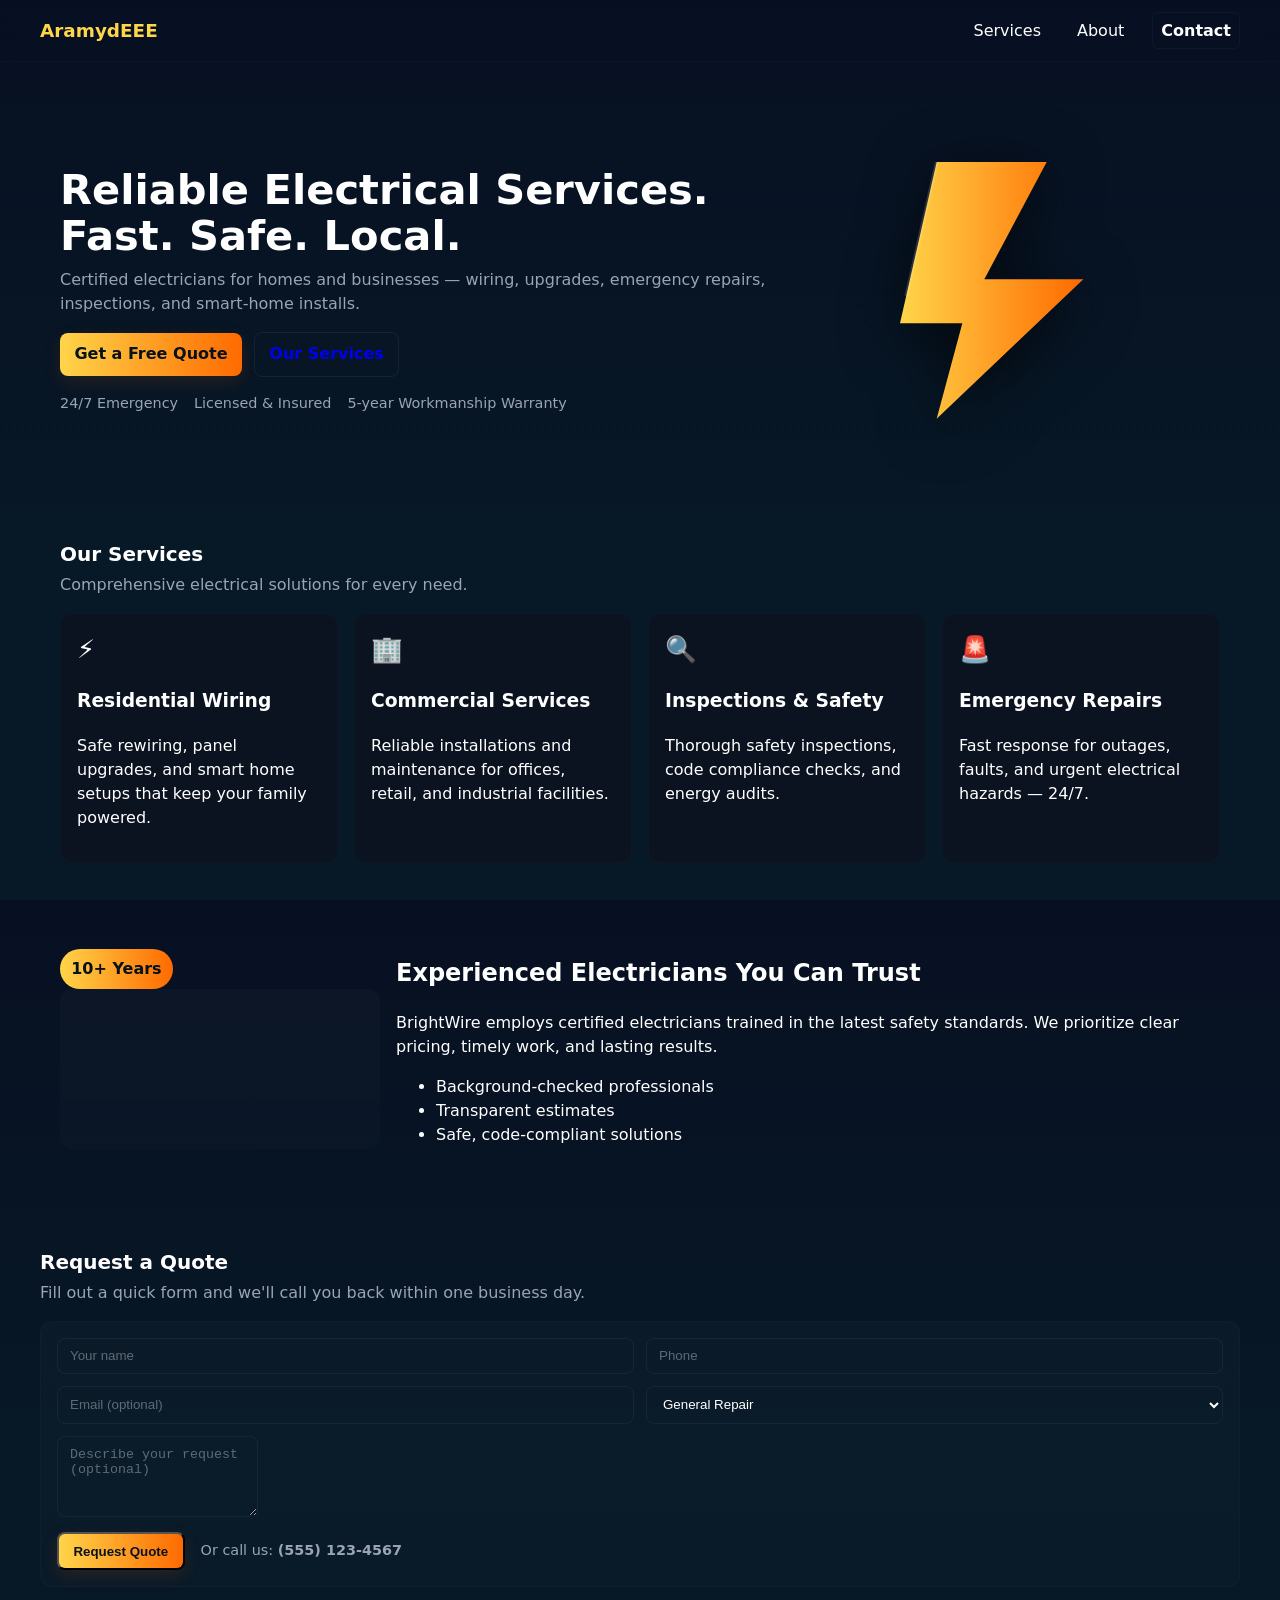
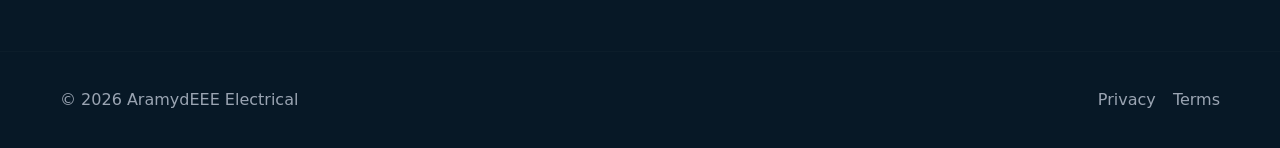
<file: New folder/index.html>
<!doctype html>
<html lang="en">
  <head>
    <meta charset="utf-8">
    <meta name="viewport" content="width=device-width, initial-scale=1">
    <title>AramydEEE Electrical Services</title>
    <meta name="description" content="Residential and commercial electrical services — installations, repairs, inspections. Fast, safe, certified electricians near you.">
    <link rel="stylesheet" href="style.css">
  </head>
  <body>
    <header class="site-header">
      <div class="container header-inner">
        <a class="brand" href="#">AramydEEE</a>
        <nav class="nav" aria-label="Primary">
          <a href="#services">Services</a>
          <a href="#about">About</a>
          <a href="#contact" class="btn btn-ghost">Contact</a>
        </nav>
        <button class="nav-toggle" aria-label="Open menu">☰</button>
      </div>
    </header>

    <main>
      <section class="hero">
        <div class="container hero-grid">
          <div class="hero-copy">
            <h1 class="hero-title">Reliable Electrical Services. Fast. Safe. Local.</h1>
            <p class="lead">Certified electricians for homes and businesses — wiring, upgrades, emergency repairs, inspections, and smart-home installs.</p>
            <div class="cta-row">
              <a href="#contact" class="btn btn-primary">Get a Free Quote</a>
              <a href="#services" class="btn btn-outline">Our Services</a>
            </div>
            <ul class="trust-list">
              <li>24/7 Emergency</li>
              <li>Licensed &amp; Insured</li>
              <li>5-year Workmanship Warranty</li>
            </ul>
          </div>
          <div class="hero-art">
            <svg class="bolt" viewBox="0 0 120 140" xmlns="http://www.w3.org/2000/svg" role="img" aria-labelledby="boltTitle">
              <title id="boltTitle">Electric bolt illustration</title>
              <defs>
                <linearGradient id="g" x1="0" x2="1">
                  <stop offset="0%" stop-color="#ffd54a"/>
                  <stop offset="100%" stop-color="#ff6a00"/>
                </linearGradient>
              </defs>
              <path class="bolt-shape" d="M20 0 L80 0 L46 64 L100 64 L20 140 L34 88 L0 88 Z" fill="url(#g)"/>
              <path class="bolt-stroke" d="M20 0 L80 0 L46 64 L100 64 L20 140 L34 88 L0 88 Z" fill="none" stroke="#fff" stroke-opacity="0.15" stroke-width="2"/>
            </svg>
          </div>
        </div>
      </section>

      <section id="services" class="services container">
        <h2 class="section-title">Our Services</h2>
        <p class="section-sub">Comprehensive electrical solutions for every need.</p>
        <div class="cards">
          <article class="card">
            <div class="card-icon">⚡</div>
            <h3>Residential Wiring</h3>
            <p>Safe rewiring, panel upgrades, and smart home setups that keep your family powered.</p>
          </article>
          <article class="card">
            <div class="card-icon">🏢</div>
            <h3>Commercial Services</h3>
            <p>Reliable installations and maintenance for offices, retail, and industrial facilities.</p>
          </article>
          <article class="card">
            <div class="card-icon">🔍</div>
            <h3>Inspections &amp; Safety</h3>
            <p>Thorough safety inspections, code compliance checks, and energy audits.</p>
          </article>
          <article class="card">
            <div class="card-icon">🚨</div>
            <h3>Emergency Repairs</h3>
            <p>Fast response for outages, faults, and urgent electrical hazards — 24/7.</p>
          </article>
        </div>
      </section>

      <section id="about" class="about">
        <div class="container about-grid">
          <div class="about-media">
            <div class="badge">10+ Years</div>
            <div class="photo-placeholder" aria-hidden="true"></div>
          </div>
          <div class="about-copy">
            <h2>Experienced Electricians You Can Trust</h2>
            <p>BrightWire employs certified electricians trained in the latest safety standards. We prioritize clear pricing, timely work, and lasting results.</p>
            <ul>
              <li>Background-checked professionals</li>
              <li>Transparent estimates</li>
              <li>Safe, code-compliant solutions</li>
            </ul>
          </div>
        </div>
      </section>

      <section id="contact" class="contact container">
        <h2 class="section-title">Request a Quote</h2>
        <p class="section-sub">Fill out a quick form and we'll call you back within one business day.</p>
        <form class="contact-form" onsubmit="return false;" aria-label="Contact form">
          <div class="form-row">
            <input type="text" name="name" placeholder="Your name" required>
            <input type="tel" name="phone" placeholder="Phone" required>
          </div>
          <div class="form-row">
            <input type="email" name="email" placeholder="Email (optional)">
            <select name="service">
              <option>General Repair</option>
              <option>Panel Upgrade</option>
              <option>Inspection</option>
              <option>Emergency</option>
            </select>
          </div>
          <textarea name="message" placeholder="Describe your request (optional)" rows="4"></textarea>
          <div class="form-actions">
            <button class="btn btn-primary">Request Quote</button>
            <small class="muted">Or call us: <strong>(555) 123‑4567</strong></small>
          </div>
        </form>
      </section>
    </main>

    <footer class="site-footer">
      <div class="container footer-inner">
        <div>© <span id="year"></span> AramydEEE Electrical</div>
        <div class="footer-links">
          <a href="#privacy">Privacy</a>
          <a href="#terms">Terms</a>
        </div>
      </div>
    </footer>

    <script>
      document.getElementById('year').textContent = new Date().getFullYear();
      const toggle = document.querySelector('.nav-toggle');
      const nav = document.querySelector('.nav');
      toggle.addEventListener('click', () => nav.classList.toggle('open'));
    </script>
  </body>
</html>
</file>
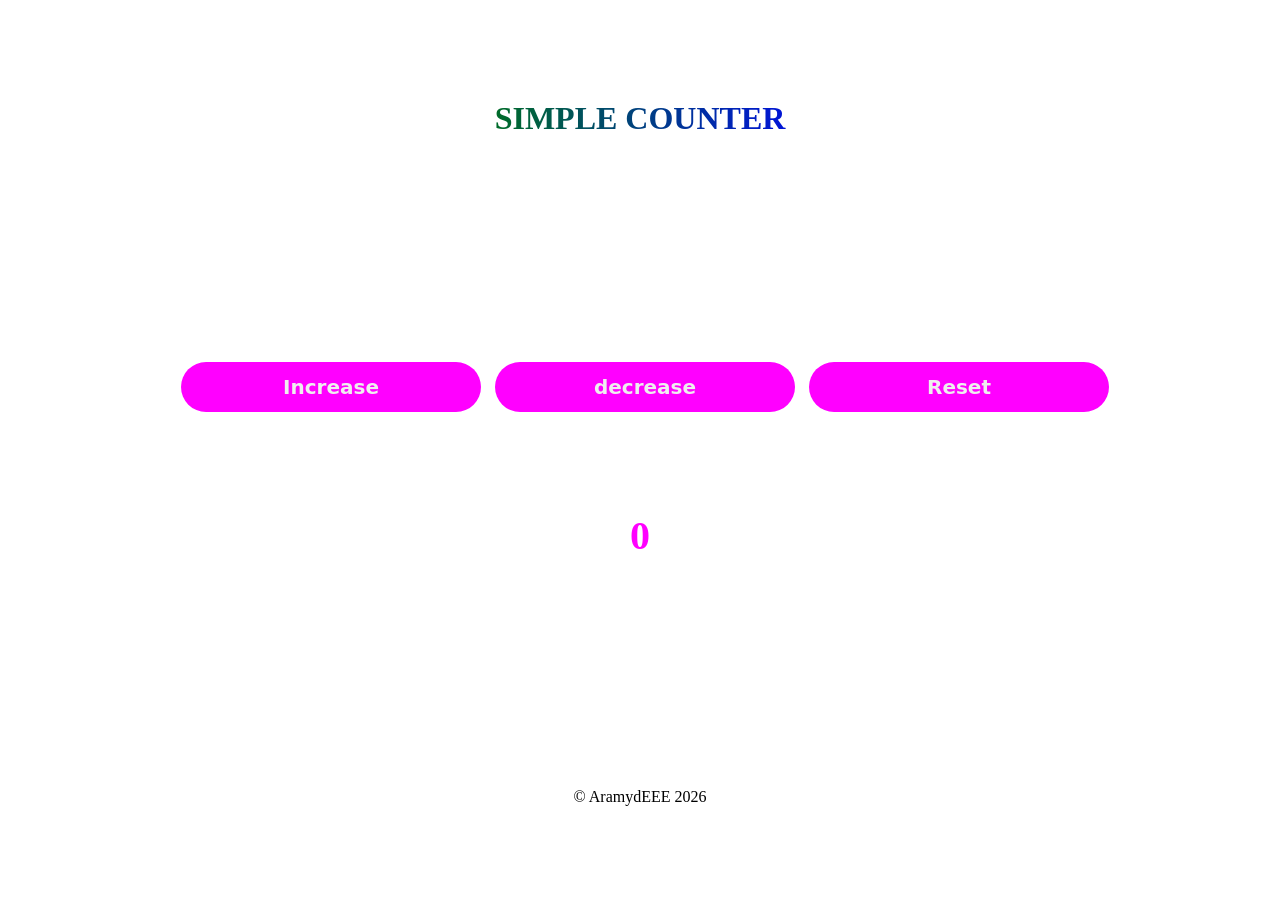
<file: simple-counter-app/index.html>
<!DOCTYPE html>
<html lang="en">
<head>
  <meta charset="UTF-8">
  <meta name="viewport" content="width=device-width, initial-scale=1.0">
  <title>Simple Counter App</title>
  <link rel="stylesheet" href="style.css">
</head>
<body>
    <header class="cont">
      <h1 id="heading">SIMPLE COUNTER</h1>
    </header>
  <main>
    
    <div>
      <button type="submit" class="button" id="btn1" >Increase</button>
      <button type="submit" class="button" id="btn2">decrease</button>
      <button type="submit" class="button" id="btn3">Reset</button>
    </div>
    <div class="cont">
      <h1 id="output">0</h1>
    </div>
  </main>
  <footer>&copy; AramydEEE 2026</footer>
  <script src="script.js"></script>
</body>
</html>
</file>
<file: New folder/style.css>
:root{
  --bg:#0f1724;
  --card:#0b1220;
  --muted:#9aa4b2;
  --accent-1:#ffd54a;
  --accent-2:#ff6a00;
  --primary:#0ea5a0;
  --white: #ffffff;
  --container:1200px;
  --glass: rgba(255,255,255,0.03);
}
*{box-sizing:border-box}
html,body{height:100%}
body{
  margin:0;
  font-family: Inter, ui-sans-serif, system-ui, -apple-system, "Segoe UI", Roboto, "Helvetica Neue", Arial;
  color:var(--white);
  background:linear-gradient(180deg,#071022 0%, #071826 60%);
  -webkit-font-smoothing:antialiased;
  -moz-osx-font-smoothing:grayscale;
  line-height:1.5;
}
.container{max-width:var(--container);margin:0 auto;padding:1.25rem}

/* Header */
.site-header{backdrop-filter: blur(6px);position:sticky;top:0;z-index:30;background:linear-gradient(180deg,rgba(7,16,34,0.6), rgba(7,16,34,0.35));border-bottom:1px solid rgba(255,255,255,0.02)}
.header-inner{display:flex;align-items:center;justify-content:space-between;padding:0.75rem 0}
.brand{font-weight:700;color:var(--accent-1);text-decoration:none;font-size:1.15rem}
.nav{display:flex;gap:1rem;align-items:center}
.nav a{color:var(--white);text-decoration:none;padding:0.35rem 0.5rem;border-radius:6px;transition:background .2s,transform .15s}
.nav a:hover{background:rgba(255,255,255,0.03);transform:translateY(-2px)}
.nav-toggle{display:none;background:none;border:none;color:var(--white);font-size:1.35rem}

/* Buttons */
.btn{display:inline-block;padding:.6rem .9rem;border-radius:8px;text-decoration:none;font-weight:600}
.btn-primary{background:linear-gradient(90deg,var(--accent-1),var(--accent-2));color:#08121a;box-shadow:0 6px 18px rgba(255,106,0,0.12);}
.btn-outline{background:transparent;border:1px solid rgba(255,255,255,0.06);}
.btn-ghost{background:transparent;border:1px solid rgba(255,255,255,0.03);padding:.4rem .7rem}

/* Hero */
.hero{padding:3rem 0}
.hero-grid{display:grid;grid-template-columns:1fr;gap:2rem;align-items:center}
.hero-title{font-size:1.7rem;margin:0 0 .5rem;color:var(--white);line-height:1.12}
.lead{color:var(--muted);margin:0 0 1rem}
.cta-row{display:flex;gap:0.75rem;align-items:center;margin-bottom:1rem}
.trust-list{display:flex;gap:1rem;list-style:none;padding:0;margin:0;color:var(--muted);font-size:.9rem}

.hero-art{display:flex;justify-content:center}
.bolt{width:220px;height:auto;filter:drop-shadow(0 12px 30px rgba(0,0,0,0.6));transform-origin:center;animation:float 6s ease-in-out infinite}
.bolt-shape{transform-origin:center;animation:pop 2.4s ease-in-out infinite}
.bolt-stroke{stroke-dasharray:400;stroke-dashoffset:400;animation:dash 3s ease-in-out infinite}

@keyframes float{0%{transform:translateY(0)}50%{transform:translateY(-10px)}100%{transform:translateY(0)}}
@keyframes pop{0%{transform:scale(0.98)}50%{transform:scale(1.02)}100%{transform:scale(0.98)}}
@keyframes dash{0%{stroke-dashoffset:400}50%{stroke-dashoffset:0}100%{stroke-dashoffset:400}}

/* Services */
.section-title{font-size:1.25rem;margin:0 0 .25rem}
.section-sub{color:var(--muted);margin:0 0 1rem}
.cards{display:grid;grid-template-columns:1fr;gap:1rem}
.card{background:var(--card);padding:1rem;border-radius:12px;border:1px solid rgba(255,255,255,0.02);transition:transform .25s,box-shadow .25s}
.card:hover{transform:translateY(-6px);box-shadow:0 20px 40px rgba(2,6,23,0.6)}
.card-icon{font-size:1.6rem;margin-bottom:.5rem}

/* About */
.about{padding:2rem 0}
.about-grid{display:grid;grid-template-columns:1fr;gap:1rem;align-items:center}
.badge{background:linear-gradient(90deg,var(--accent-1),var(--accent-2));color:#07121a;padding:.5rem 0.7rem;border-radius:999px;width:max-content;font-weight:700}
.photo-placeholder{width:100%;height:160px;background:linear-gradient(180deg,rgba(255,255,255,0.02), rgba(255,255,255,0.01));border-radius:12px}

/* Contact form */
.contact{padding:2rem 0}
.contact-form{background:linear-gradient(180deg, rgba(255,255,255,0.02), rgba(255,255,255,0.01));padding:1rem;border-radius:12px;border:1px solid rgba(255,255,255,0.02)}
.form-row{display:grid;grid-template-columns:1fr 1fr;gap:0.75rem;margin-bottom:0.75rem}
input,textarea,select{background:transparent;border:1px solid rgba(255,255,255,0.05);padding:.6rem .75rem;border-radius:8px;color:var(--white);outline:none}
input::placeholder,textarea::placeholder{color:rgba(255,255,255,0.35)}
.form-actions{display:flex;align-items:center;gap:1rem;margin-top:.5rem}
.muted{color:var(--muted);font-size:.9rem}

/* Footer */
.site-footer{padding:1rem 0;margin-top:2rem;border-top:1px solid rgba(255,255,255,0.02);color:var(--muted)}
.footer-inner{display:flex;justify-content:space-between;align-items:center;gap:1rem}
.footer-links a{color:var(--muted);text-decoration:none;margin-left:.75rem}

/* Responsive */
@media(min-width:720px){
  .hero-grid{grid-template-columns:1fr 420px}
  .hero-title{font-size:2.1rem}
  .cards{grid-template-columns:repeat(2,1fr)}
  .about-grid{grid-template-columns:320px 1fr}
}
@media(min-width:1024px){
  .hero{padding:5rem 0}
  .hero-title{font-size:2.6rem}
  .cards{grid-template-columns:repeat(4,1fr)}
  .nav-toggle{display:none}
  .nav{gap:1.25rem}
}

/* Mobile nav */
@media(max-width:719px){
  .nav{position:fixed;right:12px;top:64px;flex-direction:column;background:var(--glass);padding:.75rem;border-radius:12px;display:none}
  .nav.open{display:flex}
  .nav-toggle{display:block}
}
</file>
<file: simple-counter-app/style.css>
:root{
  --bg1:#ff00ff;
  --bg2:#000;
  --tx1:#efefef;
}
body{
  margin: 0;
  padding: 0;
  text-align: center;
}
.button{
  background-color: var(--bg1);
  border: none;
  border-radius: 999px;
  padding: 5px;
  width: 300px;
  height: 50px;
  cursor: pointer;
  font-size: 1.25rem;
  font-family: system-ui, -apple-system, BlinkMacSystemFont, 'Segoe UI', Roboto, Oxygen, Ubuntu, Cantarell, 'Open Sans', 'Helvetica Neue', sans-serif;
  font-weight: bold;
  text-align: center;
  color: var(--tx1);
  box-shadow: 0 0 5x gray inset;
  margin-left: 10px;
  box-sizing: border-box;
  transition: all 2s ease-in-out;
}
.button:hover{
  transform: translateY(-10px);
}
main{
  height: 70vh;
  align-content: center;
}
#heading{
  background: linear-gradient(to left, red,blue,green,yellow);
  background-repeat:no-repeat;
  background-size: cover;
  background-clip: text;
  -webkit-background-clip: text;
  -webkit-text-fill-color: transparent;
  
}
.cont{
  margin-top: 100px;
}
#output{
  font-size: 2.5rem;
  font-weight: bold;
  color: var(--bg1);
}
@media only screen and (max-width:600px) {
  .button{
    width: 100px;
    font-size: 1rem;
  }
}
@media only screen and (min-width:601px) and (max-width:1200px){
  .button{
    width: 200px;
    font-size: 1.5rem;
  }
}
@media only screen and (orientation:landscape) and (max-height:600px){
  .button{
    width: 250px;
    font-size: 1.25rem;
  }
}
</file>
